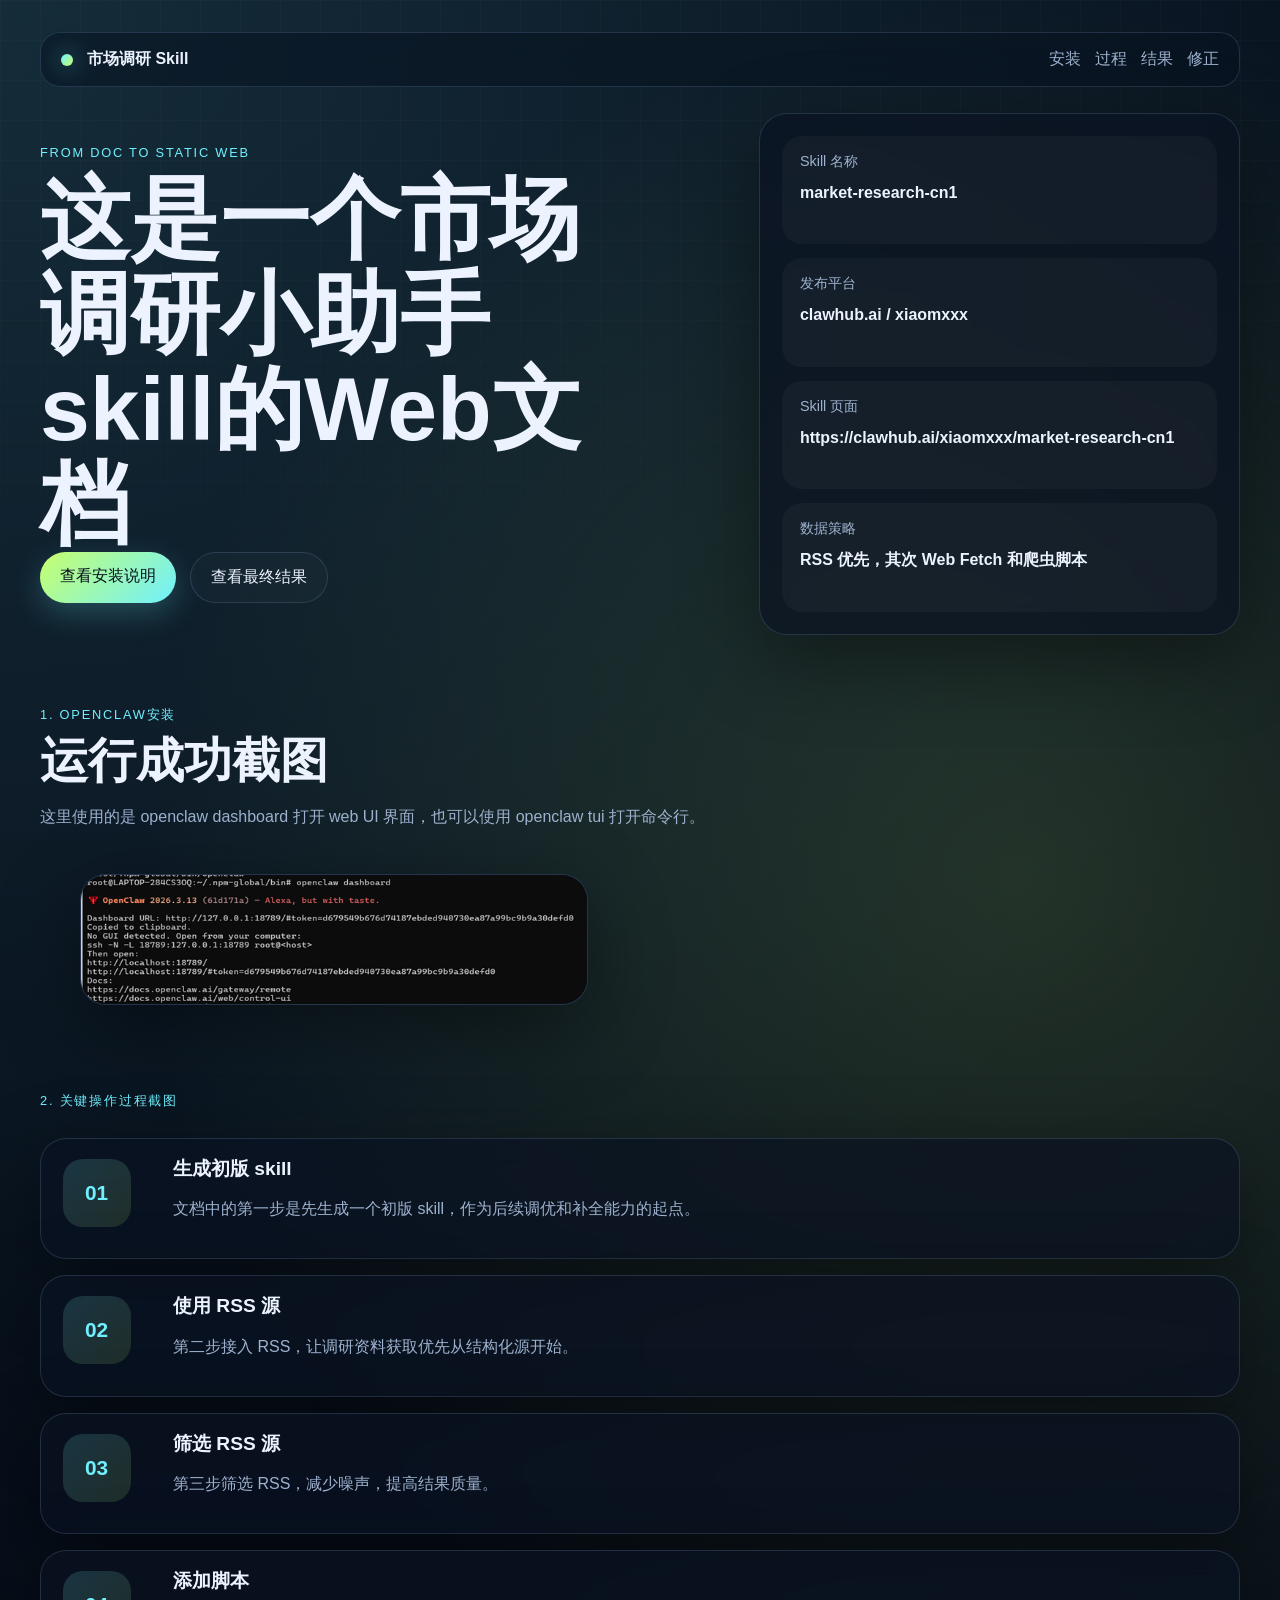
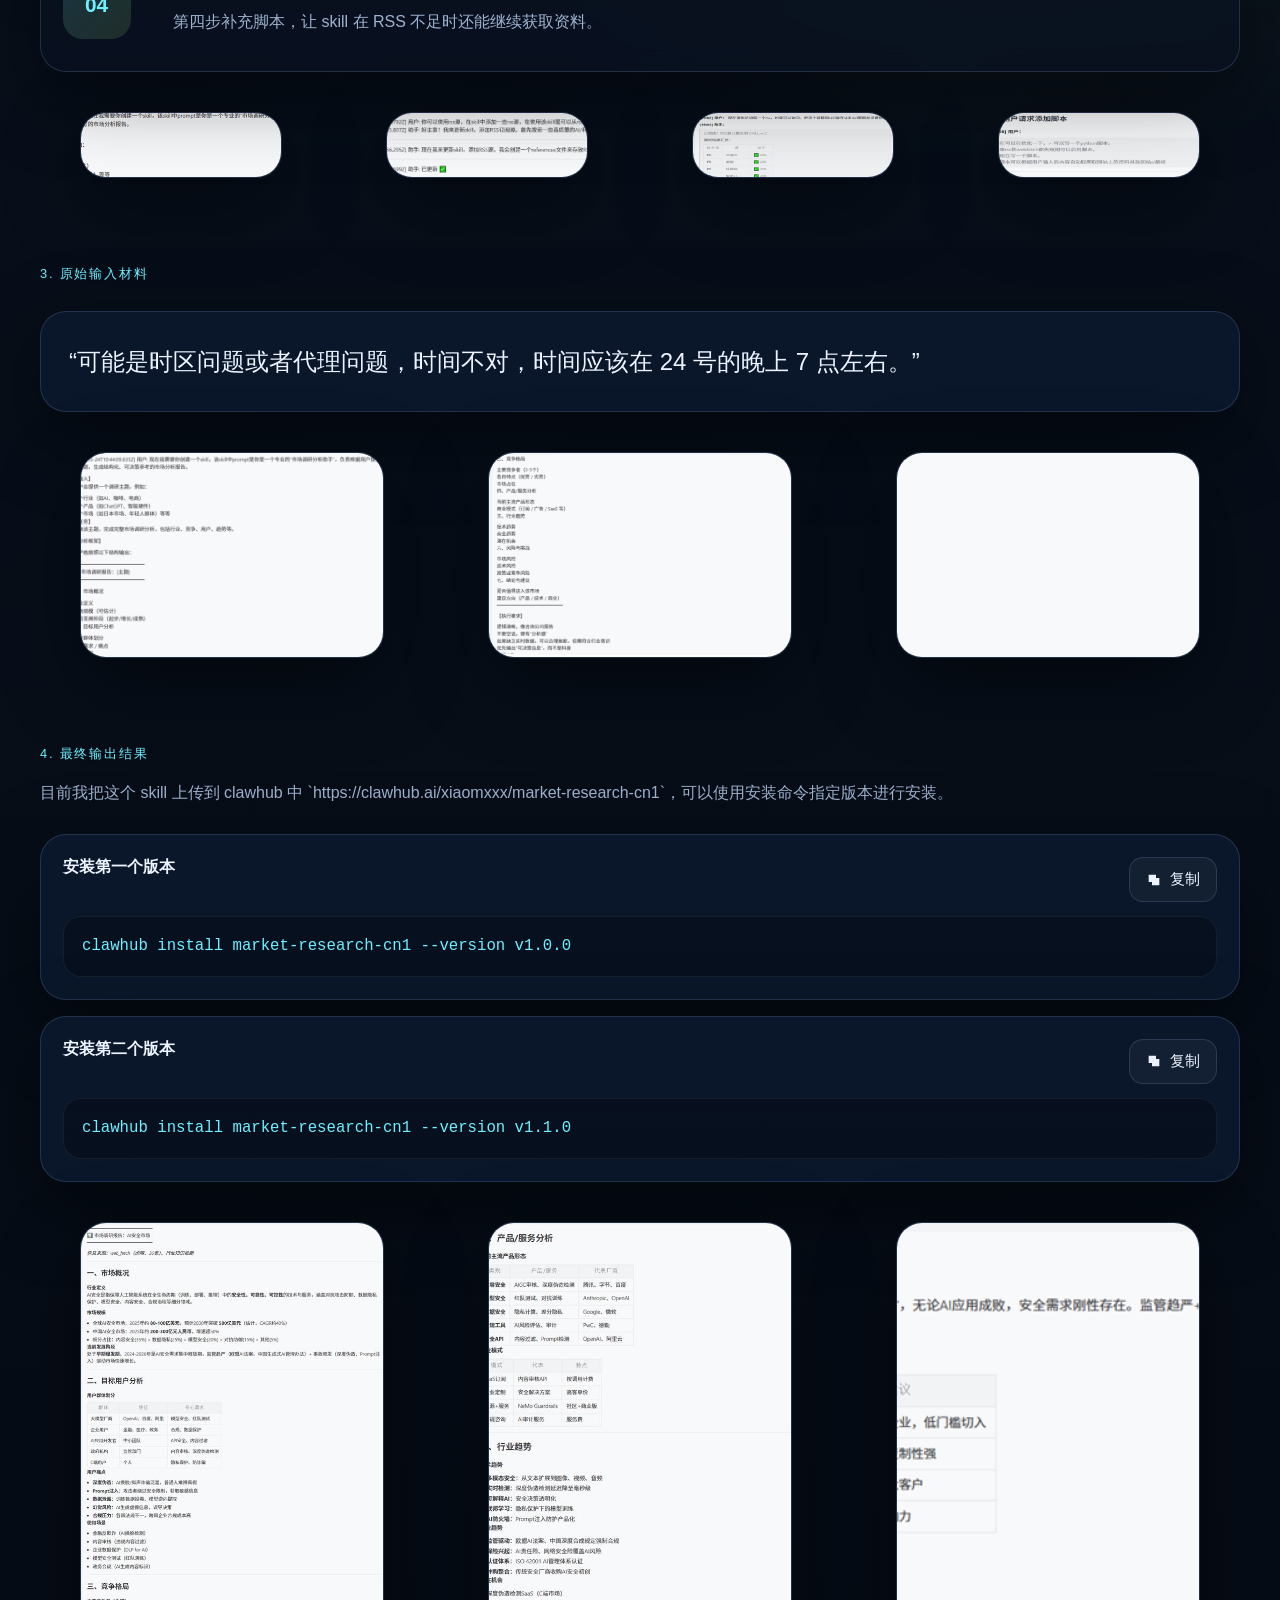
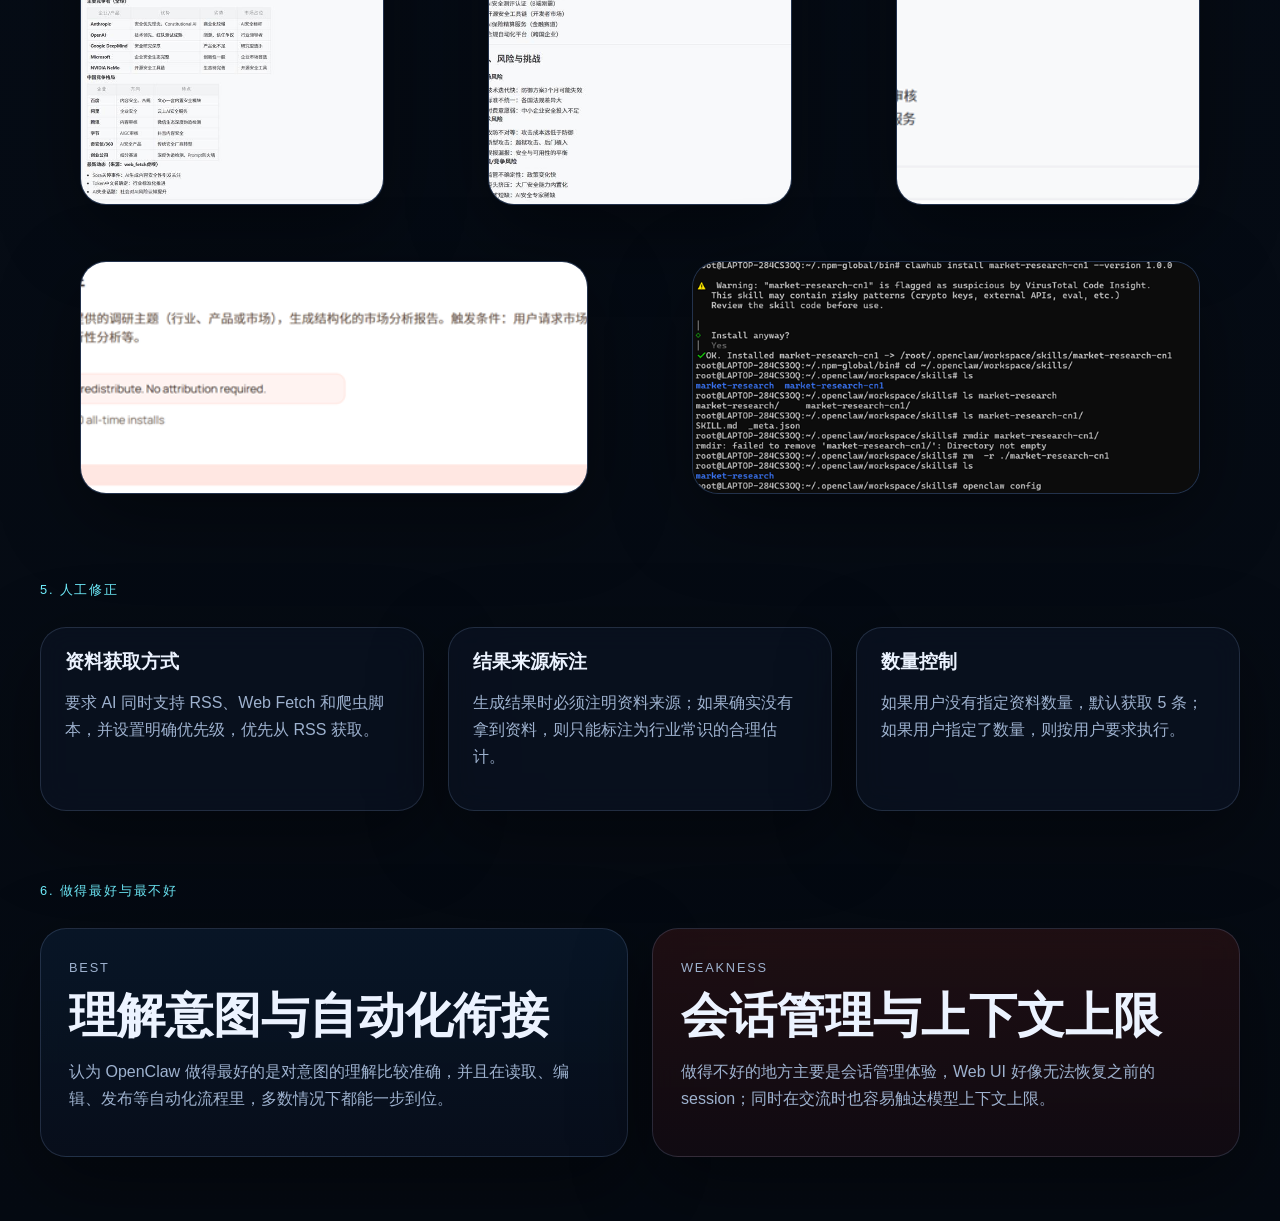
<file: index.html>
<!DOCTYPE html>
<html lang="zh-CN">
  <head>
    <meta charset="UTF-8" />
    <meta name="viewport" content="width=device-width, initial-scale=1.0" />
    <title>市场调研 Skill 文档展示</title>
    <link rel="stylesheet" href="./styles.css" />
  </head>
  <body>
    <div class="page-shell">
      <header class="hero">
        <nav class="topbar">
          <div class="brand">
            <span class="brand-mark"></span>
            <span>市场调研 Skill</span>
          </div>
          <div class="nav-links">
            <a href="#section-1">安装</a>
            <a href="#section-2">过程</a>
            <a href="#section-4">结果</a>
            <a href="#section-5">修正</a>
          </div>
        </nav>

        <div class="hero-grid">
          <section class="hero-copy">
            <p class="eyebrow">From DOC to Static Web</p>
            <h1>这是一个市场调研小助手skill的Web文档</h1>
            <div class="hero-actions">
              <a class="button primary" href="#section-1">查看安装说明</a>
              <a class="button secondary" href="#section-4">查看最终结果</a>
            </div>
          </section>

          <aside class="hero-panel">
            <div class="metric-card">
              <span class="metric-label">Skill 名称</span>
              <strong>market-research-cn1</strong>
            </div>
            <div class="metric-card">
              <span class="metric-label">发布平台</span>
              <strong>clawhub.ai / xiaomxxx</strong>
            </div>
            <div class="metric-card">
              <span class="metric-label">Skill 页面</span>
              <strong>https://clawhub.ai/xiaomxxx/market-research-cn1</strong>
            </div>
            <div class="metric-card">
              <span class="metric-label">数据策略</span>
              <strong>RSS 优先，其次 Web Fetch 和爬虫脚本</strong>
            </div>
          </aside>
        </div>
      </header>

      <main>
        <section class="section doc-section" id="section-1">
          <div class="section-heading">
            <p class="eyebrow">1. openclaw安装</p>
            <h2>运行成功截图</h2>
            <p class="section-text">
              这里使用的是 openclaw dashboard 打开 web UI 界面，也可以使用 openclaw tui 打开命令行。
            </p>
          </div>
          <div class="image-grid two-up">
            <figure class="image-card">
              <img src="./doc_export.files/image001.png" alt="openclaw 安装或运行截图" />
            </figure>
          </div>
        </section>

        <section class="section doc-section" id="section-2">
          <div class="section-heading">
            <p class="eyebrow">2. 关键操作过程截图</p>
           
          </div>
          <div class="timeline">
            <article class="timeline-item">
              <span class="timeline-index">01</span>
              <div>
                <h3>生成初版 skill</h3>
                <p>文档中的第一步是先生成一个初版 skill，作为后续调优和补全能力的起点。</p>
              </div>
            </article>
            <article class="timeline-item">
              <span class="timeline-index">02</span>
              <div>
                <h3>使用 RSS 源</h3>
                <p>第二步接入 RSS，让调研资料获取优先从结构化源开始。</p>
              </div>
            </article>
            <article class="timeline-item">
              <span class="timeline-index">03</span>
              <div>
                <h3>筛选 RSS 源</h3>
                <p>第三步筛选 RSS，减少噪声，提高结果质量。</p>
              </div>
            </article>
            <article class="timeline-item">
              <span class="timeline-index">04</span>
              <div>
                <h3>添加脚本</h3>
                <p>第四步补充脚本，让 skill 在 RSS 不足时还能继续获取资料。</p>
              </div>
            </article>
          </div>
          <div class="image-grid four-up">
            <figure class="image-card">
              <img src="./doc_export.files/image002.png" alt="关键过程截图 1" />
            </figure>
            <figure class="image-card">
              <img src="./doc_export.files/image003.png" alt="关键过程截图 2" />
            </figure>
            <figure class="image-card">
              <img src="./doc_export.files/image004.png" alt="关键过程截图 3" />
            </figure>
            <figure class="image-card">
              <img src="./doc_export.files/image005.png" alt="关键过程截图 4" />
            </figure>
          </div>
        </section>

        <section class="section doc-section" id="section-3">
          <div class="section-heading">
            <p class="eyebrow">3. 原始输入材料</p>
            
          </div>
          <article class="quote-card">
            <p>“可能是时区问题或者代理问题，时间不对，时间应该在 24 号的晚上 7 点左右。”</p>
          </article>
          <div class="image-grid three-up">
            <figure class="image-card">
              <img src="./doc_export.files/image006.png" alt="原始输入材料截图 1" />
            </figure>
            <figure class="image-card">
              <img src="./doc_export.files/image007.png" alt="原始输入材料截图 2" />
            </figure>
            <figure class="image-card">
              <img src="./doc_export.files/image008.png" alt="原始输入材料截图 3" />
            </figure>
          </div>
        </section>

        <section class="section doc-section" id="section-4">
          <div class="section-heading">
            <p class="eyebrow">4. 最终输出结果</p>
           
            <p class="section-text">
            目前我把这个 skill 上传到 clawhub 中 `https://clawhub.ai/xiaomxxx/market-research-cn1`，可以使用安装命令指定版本进行安装。
            </p>
          </div>

          <div class="command-stack">
            <article class="command-card">
              <div class="command-head">
                <div>
                  <p class="command-label">安装第一个版本</p>
                  
                </div>
                <button
                  class="copy-button"
                  type="button"
                  data-copy="clawhub install market-research-cn1 --version v1.0.0"
                  aria-label="复制安装第一个版本命令"
                >
                  <span class="copy-icon" aria-hidden="true">
                    <svg viewBox="0 0 24 24" focusable="false">
                      <path d="M9 9h11v11H9z"></path>
                      <path d="M4 4h11v11H4z"></path>
                    </svg>
                  </span>
                  <span class="copy-text">复制</span>
                </button>
              </div>
              <code>clawhub install market-research-cn1 --version v1.0.0</code>
            </article>

            <article class="command-card">
              <div class="command-head">
                <div>
                  <p class="command-label">安装第二个版本</p>
                  
                </div>
                <button
                  class="copy-button"
                  type="button"
                  data-copy="clawhub install market-research-cn1 --version v1.1.0"
                  aria-label="复制安装第二个版本命令"
                >
                  <span class="copy-icon" aria-hidden="true">
                    <svg viewBox="0 0 24 24" focusable="false">
                      <path d="M9 9h11v11H9z"></path>
                      <path d="M4 4h11v11H4z"></path>
                    </svg>
                  </span>
                  <span class="copy-text">复制</span>
                </button>
              </div>
              <code>clawhub install market-research-cn1 --version v1.1.0</code>
            </article>
          </div>

          <div class="image-grid three-up">
            <figure class="image-card">
              <img src="./doc_export.files/image009.jpg" alt="最终输出截图 1" />
            </figure>
            <figure class="image-card">
              <img src="./doc_export.files/image010.jpg" alt="最终输出截图 2" />
            </figure>
            <figure class="image-card">
              <img src="./doc_export.files/image011.png" alt="最终输出截图 3" />
            </figure>
          </div>
          <div class="image-grid two-up">
            <figure class="image-card">
              <img src="./doc_export.files/image012.png" alt="最终输出截图 4" />
            </figure>
            <figure class="image-card">
              <img src="./doc_export.files/image013.png" alt="最终输出截图 5" />
            </figure>
          </div>
        </section>

        <section class="section doc-section" id="section-5">
          <div class="section-heading">
            <p class="eyebrow">5. 人工修正</p>
         
          </div>
          <div class="overview-grid">
            <article class="glass-card">
              <h3>资料获取方式</h3>
              <p>要求 AI 同时支持 RSS、Web Fetch 和爬虫脚本，并设置明确优先级，优先从 RSS 获取。</p>
            </article>
            <article class="glass-card">
              <h3>结果来源标注</h3>
              <p>生成结果时必须注明资料来源；如果确实没有拿到资料，则只能标注为行业常识的合理估计。</p>
            </article>
            <article class="glass-card">
              <h3>数量控制</h3>
              <p>如果用户没有指定资料数量，默认获取 5 条；如果用户指定了数量，则按用户要求执行。</p>
            </article>
          </div>
        </section>

        <section class="section doc-section" id="section-6">
          <div class="section-heading">
            <p class="eyebrow">6. 做得最好与最不好</p>
          
          </div>
          <div class="split-section">
            <article class="insight-card">
              <p class="eyebrow">Best</p>
              <h2>理解意图与自动化衔接</h2>
              <p>
                认为 OpenClaw 做得最好的是对意图的理解比较准确，并且在读取、编辑、发布等自动化流程里，多数情况下都能一步到位。
              </p>
            </article>
            <article class="insight-card warn">
              <p class="eyebrow">Weakness</p>
              <h2>会话管理与上下文上限</h2>
              <p>
                做得不好的地方主要是会话管理体验，Web UI 好像无法恢复之前的 session；同时在交流时也容易触达模型上下文上限。
              </p>
            </article>
          </div>
        </section>
      </main>
    </div>

    <div class="lightbox" id="lightbox" aria-hidden="true">
      <button class="lightbox-close" id="lightbox-close" type="button" aria-label="关闭图片预览">×</button>
      <img class="lightbox-image" id="lightbox-image" alt="" />
    </div>

    <script src="./script.js"></script>
  </body>
</html>
</file>
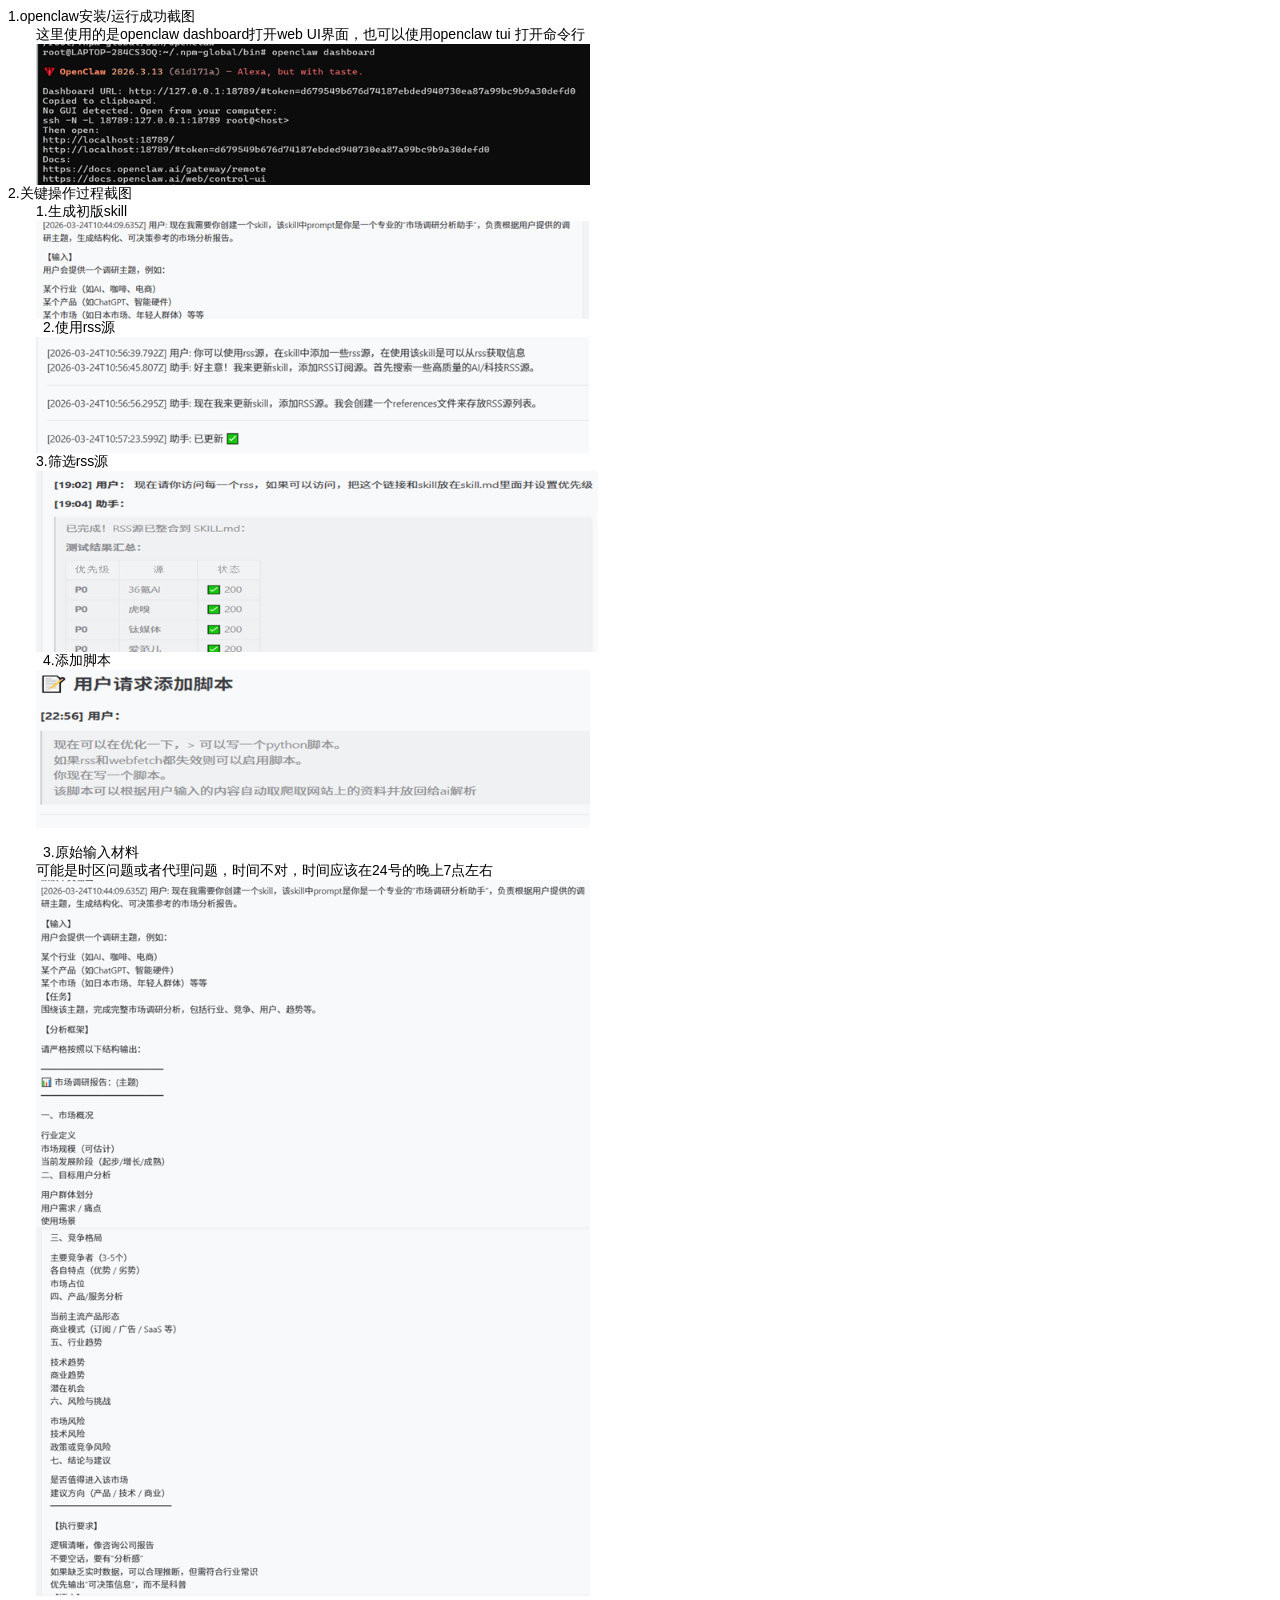
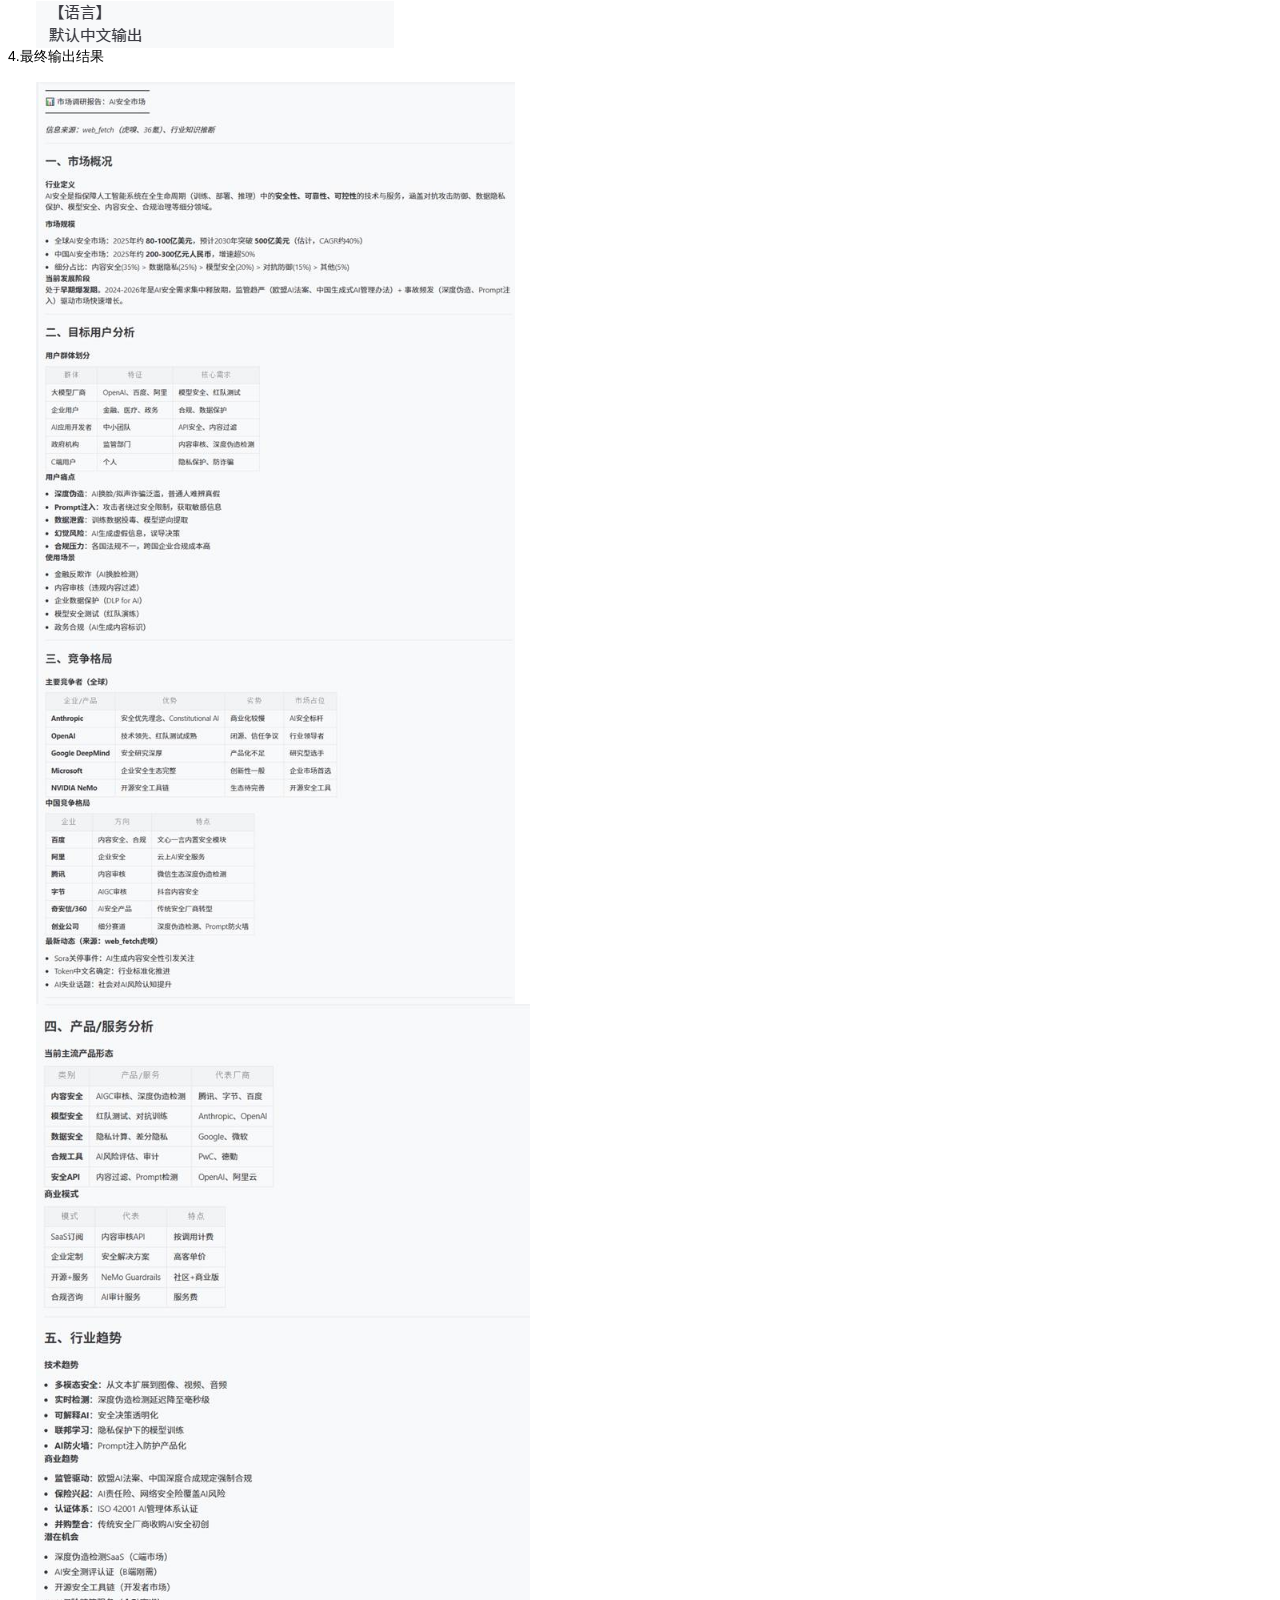
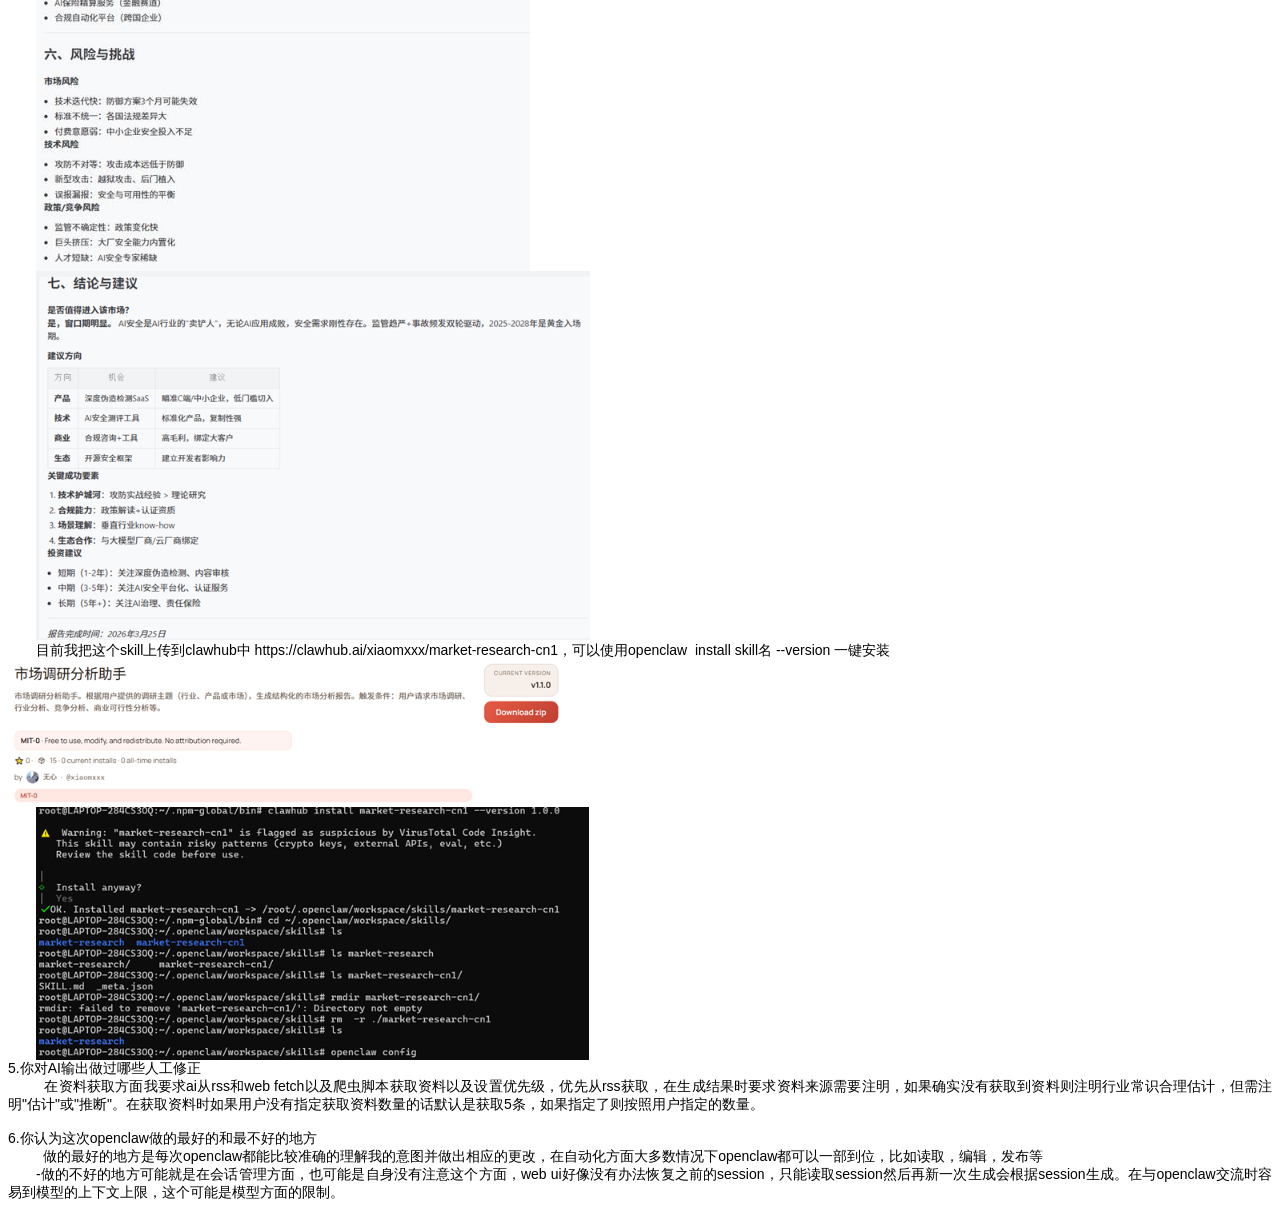
<file: doc_export.html>
<html>

<head>
<meta http-equiv=Content-Type content="text/html; charset=x-cp20936">
<meta name=Generator content="Microsoft Word 15 (filtered)">
<style>
<!--
 /* Font Definitions */
 @font-face
	{font-family:����;
	panose-1:2 1 6 0 3 1 1 1 1 1;}
@font-face
	{font-family:"Cambria Math";
	panose-1:2 4 5 3 5 4 6 3 2 4;}
@font-face
	{font-family:Calibri;
	panose-1:2 15 5 2 2 2 4 3 2 4;}
@font-face
	{font-family:"\@����";
	panose-1:2 1 6 0 3 1 1 1 1 1;}
 /* Style Definitions */
 p.MsoNormal, li.MsoNormal, div.MsoNormal
	{margin:0cm;
	text-align:justify;
	text-justify:inter-ideograph;
	font-size:10.5pt;
	font-family:"Calibri",sans-serif;}
 /* Page Definitions */
 @page WordSection1
	{size:595.3pt 841.9pt;
	margin:72.0pt 90.0pt 72.0pt 90.0pt;
	layout-grid:15.6pt;}
div.WordSection1
	{page:WordSection1;}
-->
</style>

</head>

<body lang=ZH-CN link=blue vlink="#96607D" style='word-wrap:break-word;
text-justify-trim:punctuation'>

<div class=WordSection1 style='layout-grid:15.6pt'>

<p class=MsoNormal><span lang=EN-US>1.openclaw</span><span style='font-family:
����'>��װ</span><span lang=EN-US>/</span><span style='font-family:����'>���гɹ���ͼ</span></p>

<p class=MsoNormal style='text-indent:21.0pt'><span style='font-family:����'>����ʹ�õ���</span><span
lang=EN-US>openclaw dashboard</span><span style='font-family:����'>��</span><span
lang=EN-US>web UI</span><span style='font-family:����'>���棬Ҳ����ʹ��</span><span
lang=EN-US>openclaw tui </span><span style='font-family:����'>��������</span></p>

<p class=MsoNormal style='text-indent:21.0pt'><span lang=EN-US><img width=554
height=141 id="ͼƬ 1" src="doc_export.files/image001.png"></span></p>

<p class=MsoNormal><span lang=EN-US>2.</span><span style='font-family:����'>�ؼ��������̽�ͼ</span></p>

<p class=MsoNormal style='text-indent:21.0pt'><span lang=EN-US>1.</span><span
style='font-family:����'>���ɳ���</span><span lang=EN-US>skill</span></p>

<p class=MsoNormal style='text-indent:21.0pt'><span lang=EN-US><img width=553
height=98 id="ͼƬ 15" src="doc_export.files/image002.png"><br>
&nbsp;&nbsp;&nbsp;&nbsp;&nbsp;&nbsp;&nbsp;&nbsp; 2.</span><span
style='font-family:����'>ʹ��</span><span lang=EN-US>rss</span><span
style='font-family:����'>Դ</span></p>

<p class=MsoNormal style='text-indent:21.0pt'><span lang=EN-US><img width=553
height=116 id="ͼƬ 18" src="doc_export.files/image003.png"></span></p>

<p class=MsoNormal style='text-indent:21.0pt'><span lang=EN-US>3.</span><span
style='font-family:����'>ɸѡ</span><span lang=EN-US>rss</span><span
style='font-family:����'>Դ</span></p>

<p class=MsoNormal style='text-indent:21.0pt'><span lang=EN-US><img width=562
height=181 id="ͼƬ 19" src="doc_export.files/image004.png"><br>
&nbsp;&nbsp;&nbsp;&nbsp;&nbsp;&nbsp;&nbsp;&nbsp; 4.</span><span
style='font-family:����'>���ӽű�</span></p>

<p class=MsoNormal style='text-indent:21.0pt'><span lang=EN-US><img width=554
height=158 id="ͼƬ 20" src="doc_export.files/image005.png"></span></p>

<p class=MsoNormal style='text-indent:21.0pt'><span lang=EN-US><br>
&nbsp;&nbsp;&nbsp;&nbsp;&nbsp;&nbsp;&nbsp;&nbsp; 3.</span><span
style='font-family:����'>ԭʼ�������</span></p>

<p class=MsoNormal style='text-indent:21.0pt'><span style='font-family:����'>������ʱ��������ߴ������⣬ʱ�䲻�ԣ�ʱ��Ӧ����</span><span
lang=EN-US>24</span><span style='font-family:����'>�ŵ�����</span><span lang=EN-US>7</span><span
style='font-family:����'>������</span></p>

<p class=MsoNormal style='text-indent:21.0pt'><span lang=EN-US><img width=554
height=347 id="ͼƬ 3" src="doc_export.files/image006.png"></span></p>

<p class=MsoNormal style='text-indent:21.0pt'><span lang=EN-US><img width=554
height=374 id="ͼƬ 4" src="doc_export.files/image007.png"></span></p>

<p class=MsoNormal style='text-indent:21.0pt'><span lang=EN-US><img width=358
height=47 id="ͼƬ 5" src="doc_export.files/image008.png"></span></p>

<p class=MsoNormal><span lang=EN-US>4.</span><span style='font-family:����'>����������</span></p>

<p class=MsoNormal><span lang=EN-US>&nbsp;</span></p>

<p class=MsoNormal style='text-indent:21.0pt'><span lang=EN-US><img width=479
height=922 id="ͼƬ 11" src="doc_export.files/image009.jpg"></span></p>

<p class=MsoNormal style='text-indent:21.0pt'><span lang=EN-US><img width=494
height=867 id="ͼƬ 12" src="doc_export.files/image010.jpg"></span></p>

<p class=MsoNormal style='text-indent:21.0pt'><span lang=EN-US><img width=554
height=371 id="ͼƬ 13" src="doc_export.files/image011.png"></span></p>

<p class=MsoNormal style='text-indent:21.0pt'><span style='font-family:����'>Ŀǰ�Ұ����</span><span
lang=EN-US>skill</span><span style='font-family:����'>�ϴ���</span><span lang=EN-US>clawhub</span><span
style='font-family:����'>��</span><span lang=EN-US>
https://clawhub.ai/xiaomxxx/market-research-cn1</span><span style='font-family:
����'>������ʹ��</span><span lang=EN-US>openclaw&nbsp; install skill</span><span
style='font-family:����'>��</span><span lang=EN-US> --version </span><span
style='font-family:����'>һ����װ</span><span lang=EN-US><br>
<img width=553 height=147 id="ͼƬ 14" src="doc_export.files/image012.png"></span></p>

<p class=MsoNormal style='text-indent:21.0pt'><span lang=EN-US><img width=553
height=253 id="ͼƬ 2" src="doc_export.files/image013.png"></span></p>

<p class=MsoNormal><span lang=EN-US>5.</span><span style='font-family:����'>���</span><span
lang=EN-US>AI</span><span style='font-family:����'>���������Щ�˹�����</span><span
lang=EN-US><br>
&nbsp;&nbsp;&nbsp;&nbsp;&nbsp;&nbsp;&nbsp;&nbsp; </span><span style='font-family:
����'>�����ϻ�ȡ������Ҫ��</span><span lang=EN-US>ai</span><span style='font-family:����'>��</span><span
lang=EN-US>rss</span><span style='font-family:����'>��</span><span lang=EN-US>web
fetch</span><span style='font-family:����'>�Լ�����ű���ȡ�����Լ��������ȼ������ȴ�</span><span
lang=EN-US>rss</span><span style='font-family:����'>��ȡ�������ɽ��ʱҪ��������Դ��Ҫע�������ȷʵû�л�ȡ��������ע����ҵ��ʶ�������ƣ�����ע��</span><span
lang=EN-US>&quot;</span><span style='font-family:����'>����</span><span lang=EN-US>&quot;</span><span
style='font-family:����'>��</span><span lang=EN-US>&quot;</span><span
style='font-family:����'>�ƶ�</span><span lang=EN-US>&quot;</span><span
style='font-family:����'>���ڻ�ȡ����ʱ����û�û��ָ����ȡ���������Ļ�Ĭ���ǻ�ȡ</span><span lang=EN-US>5</span><span
style='font-family:����'>�������ָ���������û�ָ����������</span></p>

<p class=MsoNormal><span lang=EN-US>&nbsp;</span></p>

<p class=MsoNormal><span lang=EN-US>6.</span><span style='font-family:����'>����Ϊ���</span><span
lang=EN-US>openclaw</span><span style='font-family:����'>������õĺ���õĵط�</span><span
lang=EN-US><br>
&nbsp;&nbsp;&nbsp;&nbsp;&nbsp;&nbsp;&nbsp;&nbsp; </span><span style='font-family:
����'>������õĵط���ÿ��</span><span lang=EN-US>openclaw</span><span style='font-family:
����'>���ܱȽ�׼ȷ�������ҵ���ͼ��������Ӧ�ĸ��ģ����Զ����������������</span><span lang=EN-US>openclaw</span><span
style='font-family:����'>������һ����λ�������ȡ���༭��������</span></p>

<p class=MsoNormal style='text-indent:21.0pt'><span lang=EN-US>-</span><span
style='font-family:����'>���Ĳ��õĵط����ܾ����ڻỰ�������棬Ҳ����������û��ע��������棬</span><span
lang=EN-US>web ui</span><span style='font-family:����'>����û�а취�ָ�֮ǰ��</span><span
lang=EN-US>session</span><span style='font-family:����'>��ֻ�ܶ�ȡ</span><span
lang=EN-US>session</span><span style='font-family:����'>Ȼ������һ�����ɻ����</span><span
lang=EN-US>session</span><span style='font-family:����'>���ɡ�����</span><span
lang=EN-US>openclaw</span><span style='font-family:����'>����ʱ���׵�ģ�͵����������ޣ����������ģ�ͷ�������ơ�</span></p>

</div>

</body>

</html>
</file>
<file: styles.css>
:root {
  --bg: #07111f;
  --bg-soft: #0f1f35;
  --panel: rgba(10, 19, 34, 0.72);
  --panel-strong: rgba(11, 24, 45, 0.92);
  --text: #ecf3ff;
  --muted: #9eb2cf;
  --line: rgba(168, 198, 255, 0.16);
  --aqua: #70f0ff;
  --lime: #c7ff6d;
  --coral: #ff8b7c;
  --shadow: 0 24px 80px rgba(0, 0, 0, 0.42);
}

* {
  box-sizing: border-box;
}

html {
  scroll-behavior: smooth;
}

body {
  margin: 0;
  font-family: "Microsoft YaHei UI", "PingFang SC", "Segoe UI", sans-serif;
  color: var(--text);
  background:
    radial-gradient(circle at top left, rgba(112, 240, 255, 0.12), transparent 32%),
    radial-gradient(circle at 80% 20%, rgba(199, 255, 109, 0.14), transparent 24%),
    linear-gradient(180deg, #08111e 0%, #050a12 100%);
  min-height: 100vh;
}

body.lightbox-open {
  overflow: hidden;
}

body::before {
  content: "";
  position: fixed;
  inset: 0;
  pointer-events: none;
  background-image:
    linear-gradient(rgba(255, 255, 255, 0.03) 1px, transparent 1px),
    linear-gradient(90deg, rgba(255, 255, 255, 0.03) 1px, transparent 1px);
  background-size: 40px 40px;
  mask-image: linear-gradient(180deg, rgba(0, 0, 0, 0.7), transparent);
}

.page-shell {
  width: min(1200px, calc(100% - 32px));
  margin: 0 auto;
  padding: 24px 0 64px;
}

.topbar,
.hero-panel,
.glass-card,
.timeline-item,
.insight-card,
.demo-console,
.demo-output {
  backdrop-filter: blur(14px);
  -webkit-backdrop-filter: blur(14px);
}

.topbar {
  display: flex;
  justify-content: space-between;
  align-items: center;
  gap: 16px;
  padding: 16px 20px;
  margin-bottom: 26px;
  border: 1px solid var(--line);
  border-radius: 20px;
  background: rgba(8, 18, 32, 0.56);
}

.brand,
.nav-links {
  display: flex;
  align-items: center;
  gap: 14px;
}

.brand {
  font-family: "Bahnschrift", "Segoe UI", sans-serif;
  font-size: 1rem;
  font-weight: 700;
}

.brand-mark {
  width: 12px;
  height: 12px;
  border-radius: 999px;
  background: linear-gradient(135deg, var(--aqua), var(--lime));
  box-shadow: 0 0 24px rgba(112, 240, 255, 0.7);
}

.nav-links a,
.button,
button,
select,
input {
  transition: 180ms ease;
}

.nav-links a {
  color: var(--muted);
  text-decoration: none;
}

.nav-links a:hover {
  color: var(--text);
}

.hero {
  padding: 8px 0 0;
}

.hero-grid,
.overview-grid,
.split-section,
.demo-layout,
.image-grid {
  display: grid;
  gap: 24px;
}

.command-stack {
  display: grid;
  gap: 16px;
  margin-top: 24px;
}

.hero-grid {
  grid-template-columns: 1.3fr 0.9fr;
  align-items: stretch;
}

.hero-copy {
  padding: 32px 0;
}

.eyebrow {
  margin: 0 0 12px;
  font-family: "Bahnschrift", "Segoe UI", sans-serif;
  letter-spacing: 0.14em;
  text-transform: uppercase;
  color: var(--aqua);
  font-size: 0.8rem;
}

h1,
h2,
h3 {
  margin: 0;
  line-height: 1.06;
}

h1 {
  max-width: 11ch;
  font-size: clamp(3rem, 7vw, 5.8rem);
  font-weight: 900;
}

h2 {
  font-size: clamp(2rem, 4vw, 3rem);
  margin-bottom: 12px;
}

h3 {
  font-size: 1.2rem;
  margin-bottom: 12px;
}

.hero-text,
.section-text,
.glass-card p,
.timeline-item p,
.insight-card p,
.report p,
label span,
legend {
  color: var(--muted);
  line-height: 1.7;
}

.hero-text {
  max-width: 56ch;
  margin: 22px 0 28px;
  font-size: 1.04rem;
}

.hero-actions {
  display: flex;
  flex-wrap: wrap;
  gap: 14px;
}

.button,
button {
  border: 0;
  border-radius: 999px;
  padding: 14px 20px;
  font: inherit;
  text-decoration: none;
  cursor: pointer;
}

.button.primary,
button.primary {
  color: #05111d;
  background: linear-gradient(135deg, var(--lime), var(--aqua));
  box-shadow: 0 10px 30px rgba(112, 240, 255, 0.22);
}

.button.primary:hover,
button.primary:hover {
  transform: translateY(-2px);
}

.button.secondary {
  color: var(--text);
  border: 1px solid var(--line);
  background: rgba(255, 255, 255, 0.02);
}

.hero-panel,
.glass-card,
.timeline-item,
.insight-card,
.demo-console,
.demo-output {
  border: 1px solid var(--line);
  background: var(--panel);
  box-shadow: var(--shadow);
}

.hero-panel {
  display: grid;
  gap: 14px;
  padding: 22px;
  border-radius: 28px;
}

.metric-card {
  padding: 16px 18px;
  border-radius: 20px;
  background: rgba(255, 255, 255, 0.03);
}

.metric-label {
  display: block;
  color: var(--muted);
  margin-bottom: 10px;
  font-size: 0.9rem;
}

.metric-card strong {
  display: block;
  line-height: 1.5;
}

.section {
  padding: 72px 0 0;
}

.doc-section {
  scroll-margin-top: 24px;
}

.section-heading {
  margin-bottom: 28px;
}

.overview-grid {
  grid-template-columns: repeat(3, minmax(0, 1fr));
}

.image-grid {
  margin-top: 24px;
}

.two-up {
  grid-template-columns: repeat(2, minmax(0, 1fr));
}

.three-up {
  grid-template-columns: repeat(3, minmax(0, 1fr));
}

.four-up {
  grid-template-columns: repeat(4, minmax(0, 1fr));
}

.image-card,
.quote-card,
.command-card {
  border-radius: 26px;
  overflow: hidden;
  border: 1px solid var(--line);
  background: var(--panel-strong);
  box-shadow: var(--shadow);
}

.image-card img {
  display: block;
  width: 100%;
  height: 100%;
  object-fit: cover;
  cursor: zoom-in;
  transition: transform 220ms ease, filter 220ms ease;
}

.image-card:hover img {
  transform: scale(1.02);
  filter: brightness(1.04);
}

.quote-card {
  padding: 28px;
}

.quote-card p {
  margin: 0;
  font-size: clamp(1.15rem, 2vw, 1.5rem);
  line-height: 1.8;
  color: var(--text);
}

.command-card {
  padding: 22px;
}

.command-head {
  display: flex;
  justify-content: space-between;
  align-items: flex-start;
  gap: 16px;
  margin-bottom: 14px;
}

.command-label,
.command-note {
  margin: 0;
}

.command-label {
  font-weight: 700;
  color: var(--text);
  margin-bottom: 8px;
}

.command-note {
  color: var(--muted);
  line-height: 1.6;
  font-size: 0.92rem;
}

.command-card code {
  display: block;
  padding: 16px 18px;
  border-radius: 18px;
  border: 1px solid rgba(255, 255, 255, 0.06);
  background: rgba(0, 0, 0, 0.28);
  color: var(--aqua);
  font-size: 0.98rem;
  line-height: 1.7;
  word-break: break-all;
}

.copy-button {
  display: inline-flex;
  align-items: center;
  justify-content: center;
  gap: 8px;
  min-width: 74px;
  padding: 12px 16px;
  border-radius: 14px;
  border: 1px solid var(--line);
  background: rgba(255, 255, 255, 0.04);
  color: var(--text);
  font-size: 0.92rem;
}

.copy-icon {
  width: 16px;
  height: 16px;
  display: inline-flex;
}

.copy-icon svg {
  width: 16px;
  height: 16px;
  fill: currentColor;
}

.copy-button:hover {
  transform: translateY(-1px);
  border-color: rgba(112, 240, 255, 0.4);
}

.copy-button.copied {
  color: #07111f;
  background: linear-gradient(135deg, var(--lime), var(--aqua));
  border-color: transparent;
}

.lightbox {
  position: fixed;
  inset: 0;
  display: none;
  align-items: center;
  justify-content: center;
  padding: 28px;
  background: rgba(3, 8, 16, 0.86);
  z-index: 50;
}

.lightbox.open {
  display: flex;
}

.lightbox-image {
  max-width: min(1200px, calc(100vw - 80px));
  max-height: calc(100vh - 80px);
  border-radius: 20px;
  box-shadow: 0 24px 80px rgba(0, 0, 0, 0.55);
  border: 1px solid rgba(255, 255, 255, 0.08);
}

.lightbox-close {
  position: absolute;
  top: 18px;
  right: 18px;
  width: 44px;
  height: 44px;
  padding: 0;
  border-radius: 999px;
  border: 1px solid rgba(255, 255, 255, 0.12);
  background: rgba(255, 255, 255, 0.08);
  color: var(--text);
  font-size: 1.6rem;
  line-height: 1;
}

.glass-card,
.insight-card,
.timeline-item,
.demo-console,
.demo-output {
  border-radius: 26px;
}

.glass-card {
  padding: 24px;
}

.timeline {
  display: grid;
  gap: 16px;
}

.timeline-item {
  display: grid;
  grid-template-columns: 92px 1fr;
  gap: 18px;
  padding: 20px 22px;
  align-items: start;
}

.timeline-index {
  display: inline-flex;
  width: 68px;
  height: 68px;
  align-items: center;
  justify-content: center;
  border-radius: 20px;
  background: linear-gradient(135deg, rgba(112, 240, 255, 0.16), rgba(199, 255, 109, 0.12));
  font-family: "Bahnschrift", "Segoe UI", sans-serif;
  font-size: 1.3rem;
  font-weight: 700;
  color: var(--aqua);
}

.split-section {
  grid-template-columns: repeat(2, minmax(0, 1fr));
}

.insight-card {
  padding: 28px;
  background: linear-gradient(180deg, rgba(9, 23, 41, 0.88), rgba(8, 15, 28, 0.92));
}

.insight-card.warn {
  background: linear-gradient(180deg, rgba(38, 16, 19, 0.78), rgba(17, 11, 18, 0.94));
}

.demo-layout {
  grid-template-columns: minmax(280px, 380px) minmax(0, 1fr);
  align-items: start;
}

.demo-console,
.demo-output {
  padding: 24px;
}

.demo-console {
  display: grid;
  gap: 18px;
}

label,
fieldset {
  display: grid;
  gap: 10px;
}

fieldset {
  margin: 0;
  padding: 14px;
  border-radius: 18px;
  border: 1px solid var(--line);
}

input[type="text"],
select {
  width: 100%;
  padding: 14px 16px;
  border-radius: 16px;
  border: 1px solid var(--line);
  background: rgba(255, 255, 255, 0.04);
  color: var(--text);
}

input[type="range"] {
  width: 100%;
  accent-color: var(--aqua);
}

.checkbox-row {
  grid-template-columns: auto 1fr;
  align-items: center;
}

.full {
  width: 100%;
}

.output-header {
  display: flex;
  align-items: center;
  gap: 10px;
  margin-bottom: 18px;
  color: var(--muted);
  font-family: "Bahnschrift", "Segoe UI", sans-serif;
}

.status-dot {
  width: 10px;
  height: 10px;
  border-radius: 999px;
  background: var(--lime);
  box-shadow: 0 0 18px rgba(199, 255, 109, 0.8);
}

.report {
  display: grid;
  gap: 18px;
}

.report-block {
  padding: 18px;
  border-radius: 20px;
  background: rgba(255, 255, 255, 0.03);
  border: 1px solid rgba(255, 255, 255, 0.04);
  animation: rise 360ms ease both;
}

.report-block strong {
  display: block;
  margin-bottom: 10px;
  color: var(--aqua);
}

.report-list {
  display: grid;
  gap: 10px;
  margin: 0;
  padding-left: 18px;
  color: var(--text);
}

@keyframes rise {
  from {
    opacity: 0;
    transform: translateY(10px);
  }
  to {
    opacity: 1;
    transform: translateY(0);
  }
}

@media (max-width: 980px) {
  .hero-grid,
  .overview-grid,
  .split-section,
  .demo-layout,
  .two-up,
  .three-up,
  .four-up {
    grid-template-columns: 1fr;
  }

  h1 {
    max-width: none;
  }
}

@media (max-width: 720px) {
  .page-shell {
    width: min(100% - 20px, 1200px);
    padding-top: 10px;
  }

  .topbar {
    flex-direction: column;
    align-items: flex-start;
  }

  .nav-links {
    flex-wrap: wrap;
  }

  .command-head {
    flex-direction: column;
    align-items: stretch;
  }

  .timeline-item {
    grid-template-columns: 1fr;
  }
}
</file>
